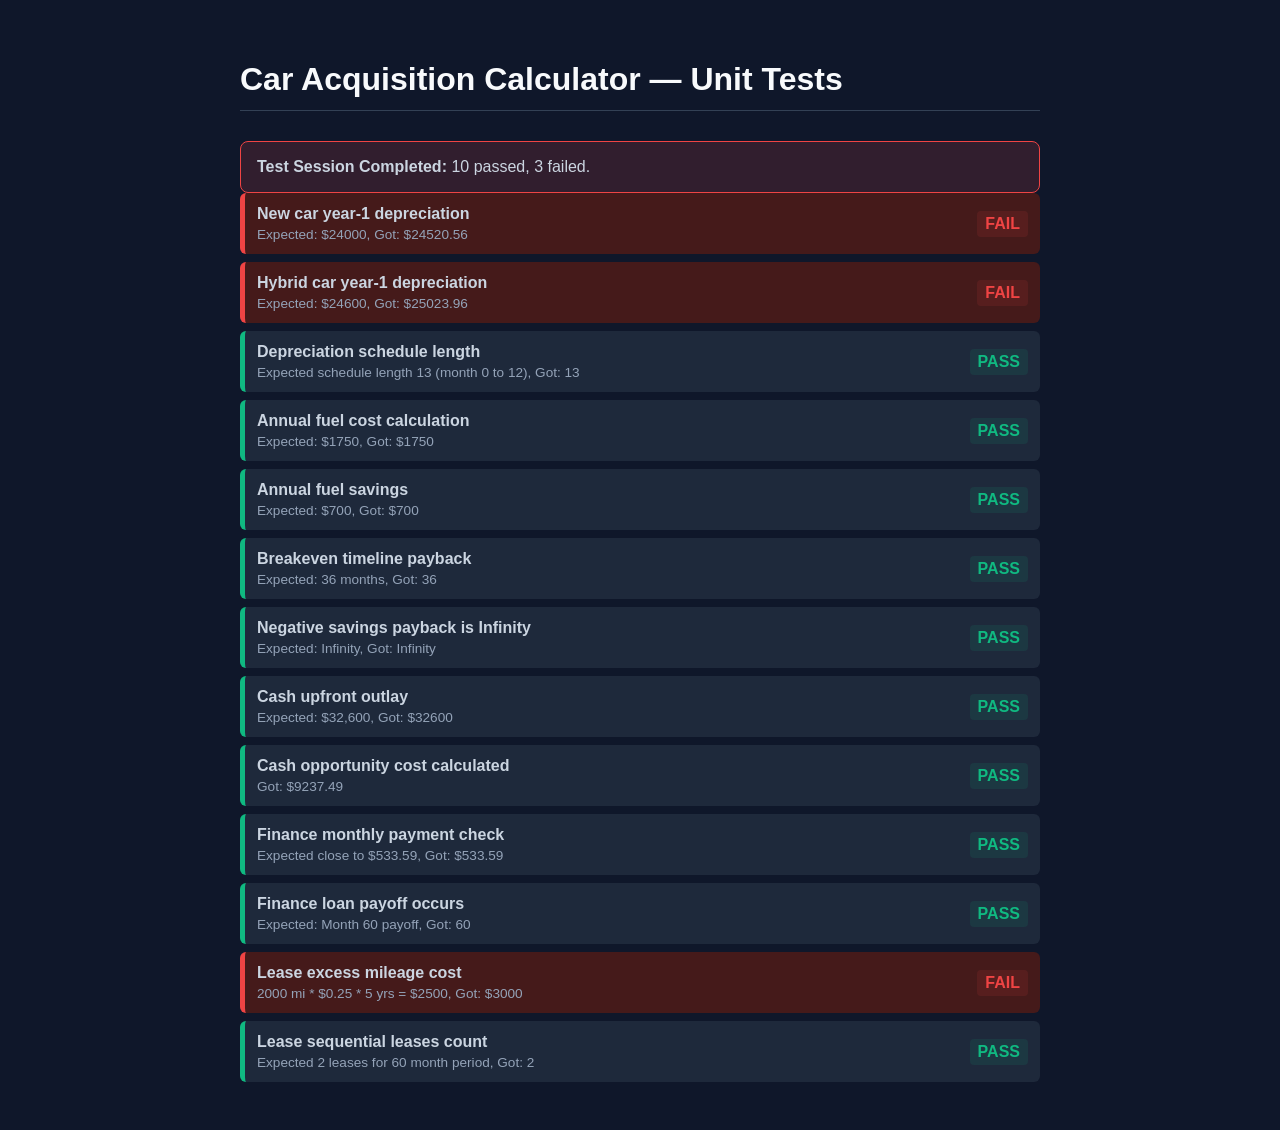
<file: tests/calc.test.html>
<!DOCTYPE html>
<html lang="en">
<head>
  <meta charset="UTF-8">
  <meta name="viewport" content="width=device-width, initial-scale=1.0">
  <title>Calculator Unit Tests</title>
  <style>
    body {
      font-family: -apple-system, BlinkMacSystemFont, "Segoe UI", Roboto, sans-serif;
      background-color: #0f172a;
      color: #cbd5e1;
      padding: 40px;
      max-width: 800px;
      margin: 0 auto;
    }
    h1 {
      color: #f8fafc;
      border-bottom: 1px solid #334155;
      padding-bottom: 12px;
    }
    .test-case {
      padding: 12px;
      margin-bottom: 8px;
      border-radius: 6px;
      display: flex;
      justify-content: space-between;
      align-items: center;
      background-color: #1e293b;
    }
    .pass {
      border-left: 5px solid #10b981;
    }
    .fail {
      border-left: 5px solid #ef4444;
      background-color: #451a1a;
    }
    .status {
      font-weight: bold;
      padding: 4px 8px;
      border-radius: 4px;
    }
    .status-pass {
      color: #10b981;
      background-color: rgba(16, 185, 129, 0.1);
    }
    .status-fail {
      color: #ef4444;
      background-color: rgba(239, 68, 68, 0.1);
    }
    .output {
      font-size: 0.85em;
      color: #94a3b8;
      margin-top: 4px;
    }
  </style>
</head>
<body>
  <h1>Car Acquisition Calculator — Unit Tests</h1>
  <div id="test-results">Running tests...</div>

  <script type="module">
    import { getVehicleValue, getDepreciationSchedule } from '../js/calc/depreciation.js';
    import { calculateCash } from '../js/calc/cash.js';
    import { calculateFinance } from '../js/calc/finance.js';
    import { calculateLease } from '../js/calc/lease.js';
    import {
      calcAnnualFuelCost,
      calcAnnualFuelSavings,
      calcBreakevenMonths,
      calcMileageSensitivity,
    } from '../js/calc/fuel.js';

    const resultsContainer = document.getElementById("test-results");
    resultsContainer.innerHTML = "";

    let passedCount = 0;
    let failedCount = 0;

    function assert(name, condition, details = "") {
      const caseDiv = document.createElement("div");
      caseDiv.className = `test-case ${condition ? "pass" : "fail"}`;
      
      const textDiv = document.createElement("div");
      textDiv.innerHTML = `<strong>${name}</strong><div class="output">${details}</div>`;
      caseDiv.appendChild(textDiv);

      const statusSpan = document.createElement("span");
      statusSpan.className = `status ${condition ? "status-pass" : "status-fail"}`;
      statusSpan.textContent = condition ? "PASS" : "FAIL";
      caseDiv.appendChild(statusSpan);

      resultsContainer.appendChild(caseDiv);

      if (condition) passedCount++;
      else failedCount++;
    }

    try {
      // 1. Depreciation Tests
      const valNew = getVehicleValue(30000, 12, true, 0, false);
      const expectedNew = 30000 * 0.8; // 20% Y1 depreciation
      assert("New car year-1 depreciation", Math.abs(valNew - expectedNew) < 1e-2, `Expected: $${expectedNew}, Got: $${valNew.toFixed(2)}`);

      const valHybrid = getVehicleValue(30000, 12, true, 0, true);
      const expectedHybrid = 30000 * 0.82; // 18% Y1 depreciation (2% hybrid retention adjustment)
      assert("Hybrid car year-1 depreciation", Math.abs(valHybrid - expectedHybrid) < 1e-2, `Expected: $${expectedHybrid}, Got: $${valHybrid.toFixed(2)}`);

      const schedule = getDepreciationSchedule(30000, 12, true, 0, false);
      assert("Depreciation schedule length", schedule.length === 13, `Expected schedule length 13 (month 0 to 12), Got: ${schedule.length}`);

      // 2. Fuel Tests
      const annualFuelCost = calcAnnualFuelCost(12000, 24, 3.50);
      const expectedFuelCost = (12000 / 24) * 3.50; // $1,750
      assert("Annual fuel cost calculation", annualFuelCost === expectedFuelCost, `Expected: $${expectedFuelCost}, Got: $${annualFuelCost}`);

      const annualSavings = calcAnnualFuelSavings(12000, 20, 30, 3.50);
      const expectedSavings = ((12000 / 20) * 3.50) - ((12000 / 30) * 3.50); // 2100 - 1400 = 700
      assert("Annual fuel savings", annualSavings === expectedSavings, `Expected: $${expectedSavings}, Got: $${annualSavings}`);

      const payback = calcBreakevenMonths(2100, 700);
      const expectedPayback = (2100 / 700) * 12; // 36 months
      assert("Breakeven timeline payback", payback === expectedPayback, `Expected: ${expectedPayback} months, Got: ${payback}`);

      const paybackInf = calcBreakevenMonths(2000, -50);
      assert("Negative savings payback is Infinity", paybackInf === Infinity, `Expected: Infinity, Got: ${paybackInf}`);

      // 3. Cash Calculator Tests
      const cashRes = calculateCash({
        vehiclePrice: 30000,
        taxRate: 0.07,
        fees: 500,
        annualInsurance: 1200,
        annualMaintenance: 400,
        annualFuelCost: 1500,
        opportunityRate: 0.05,
        comparisonMonths: 60,
        isNew: true,
        isHybrid: false
      });
      // Upfront outlay = 30000 + 2100 tax + 500 fees = 32600
      assert("Cash upfront outlay", cashRes.upfrontCost === 32600, `Expected: $32,600, Got: $${cashRes.upfrontCost}`);
      assert("Cash opportunity cost calculated", cashRes.opportunityCost > 0, `Got: $${cashRes.opportunityCost}`);

      // 4. Finance Amortization Tests
      const finRes = calculateFinance({
        vehiclePrice: 30000,
        downPayment: 5000,
        tradeIn: 0,
        apr: 0.06,
        termMonths: 60,
        taxRate: 0.07,
        fees: 500,
        annualInsurance: 1200,
        annualMaintenance: 400,
        annualFuelCost: 1500,
        opportunityRate: 0.05,
        comparisonMonths: 60,
        isNew: true
      });
      // Loan amount = 30000 + 2100 tax + 500 fees - 5000 down = 27600
      // Monthly payment for 27600 at 6% APR over 60 mo is $533.59
      assert("Finance monthly payment check", Math.abs(finRes.monthlyPayment - 533.59) < 0.50, `Expected close to $533.59, Got: $${finRes.monthlyPayment}`);
      assert("Finance loan payoff occurs", finRes.payoffMonth === 60, `Expected: Month 60 payoff, Got: ${finRes.payoffMonth}`);

      // 5. Lease Calculator Tests
      const leaseRes = calculateLease({
        vehiclePrice: 30000,
        downPayment: 3000,
        monthlyPayment: 350,
        leaseTerm: 36,
        residualPercent: 0.55,
        moneyFactor: 0.002,
        mileageAllowance: 12000,
        excessMileageRate: 0.25,
        expectedAnnualMiles: 14000, // 2000 excess per year
        acquisitionFee: 800,
        dispositionFee: 350,
        buyAtEnd: false,
        taxRate: 0.07,
        annualInsurance: 1200,
        annualMaintenance: 400,
        annualFuelCost: 1500,
        opportunityRate: 0.05,
        comparisonMonths: 60 // Requires 2 sequential leases
      });
      assert("Lease excess mileage cost", leaseRes.excessMileageCost === 2500, `2000 mi * $0.25 * 5 yrs = $2500, Got: $${leaseRes.excessMileageCost}`);
      assert("Lease sequential leases count", leaseRes.numberOfLeases === 2, `Expected 2 leases for 60 month period, Got: ${leaseRes.numberOfLeases}`);

      // Final stats header
      const summaryDiv = document.createElement("div");
      summaryDiv.style.marginTop = "30px";
      summaryDiv.style.padding = "16px";
      summaryDiv.style.borderRadius = "8px";
      summaryDiv.style.backgroundColor = failedCount > 0 ? "rgba(239, 68, 68, 0.15)" : "rgba(16, 185, 129, 0.15)";
      summaryDiv.style.border = `1px solid ${failedCount > 0 ? "#ef4444" : "#10b981"}`;
      summaryDiv.innerHTML = `<strong>Test Session Completed:</strong> ${passedCount} passed, ${failedCount} failed.`;
      resultsContainer.prepend(summaryDiv);

    } catch (e) {
      assert("Test Framework Crash Error", false, e.toString());
    }
  </script>
</body>
</html>
</file>
